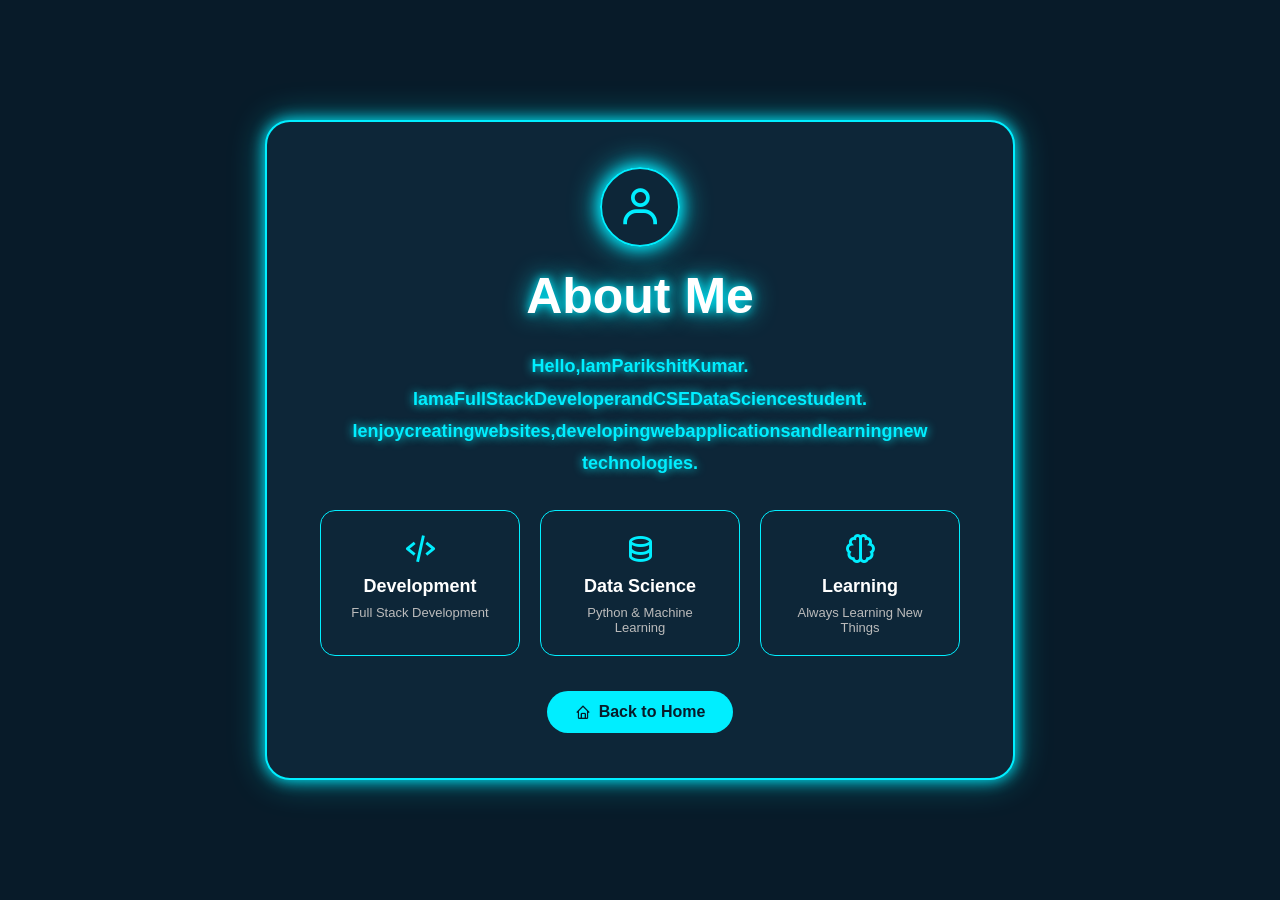
<file: about.html>
<!DOCTYPE html>
<html lang="en">

<head>
    <meta charset="UTF-8">
    <meta name="viewport" content="width=device-width, initial-scale=1.0">

    <title>About - Portfolio</title>

    <link rel="stylesheet" href="stylesheet.css">
    <link href="https://unpkg.com/boxicons@2.1.4/css/boxicons.min.css" rel="stylesheet">
</head>

<body>

    <div class="about-page">

        <div class="about-card">

            <div class="about-icon">
                <i class='bx bx-user'></i>
            </div>

            <h1>About Me</h1>

            <div class="about-text">
                <p>
                    Hello, I am <span>Parikshit Kumar</span>.
                </p>

                <p>
                    I am a Full Stack Developer and CSE Data Science student.
                </p>

                <p>
                    I enjoy creating websites, developing web applications
                    and learning new technologies.
                </p>
            </div>


            <div class="about-skills">

                <div class="about-box">
                    <i class='bx bx-code-alt'></i>
                    <h3>Development</h3>
                    <p>Full Stack Development</p>
                </div>

                <div class="about-box">
                    <i class='bx bx-data'></i>
                    <h3>Data Science</h3>
                    <p>Python & Machine Learning</p>
                </div>

                <div class="about-box">
                    <i class='bx bx-brain'></i>
                    <h3>Learning</h3>
                    <p>Always Learning New Things</p>
                </div>

            </div>


            <a href="index.html" class="back-home">
                <i class='bx bx-home'></i>
                Back to Home
            </a>

        </div>

    </div>


    <script>
        let paragraphs = document.querySelectorAll(".about-text p");


        paragraphs.forEach(function (paragraph, index) {

            let text = paragraph.innerText;
            let words = text.split(" ");
            paragraph.innerHTML = "";

            words.forEach(function (word, wordIndex) {

                let span = document.createElement("span");

                span.innerText = word + " "
                span.classList.add("word");

                span.style.animationDelay =
                    (index * 1.5 + wordIndex * 0.15) + "s";

                paragraph.appendChild(span);

            });

        });

    </script>

</body>

</html>
</file>
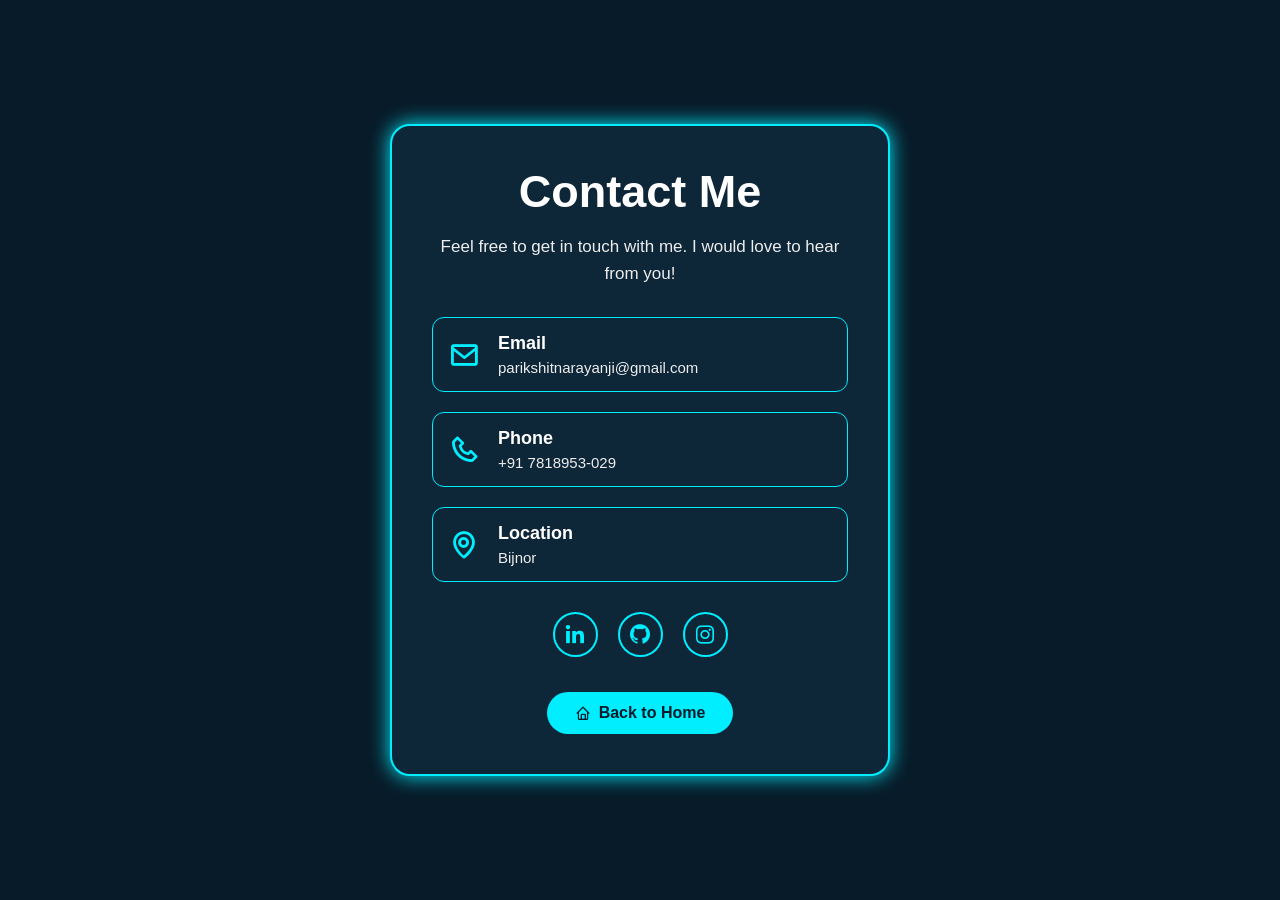
<file: contact.html>
<!DOCTYPE html>
<html lang="en">

<head>
    <meta charset="UTF-8">
    <meta name="viewport" content="width=device-width, initial-scale=1.0">

    <title>Contact - Portfolio</title>

    <link rel="stylesheet" href="stylesheet.css">

    <!-- Boxicons -->
    <link href="https://unpkg.com/boxicons@2.1.4/css/boxicons.min.css" rel="stylesheet">
</head>

<body>

    <div class="contact-page">

        <div class="contact-card">

            <h1>Contact Me</h1>

            <p class="contact-intro">
                Feel free to get in touch with me.
                I would love to hear from you!
            </p>

            <div class="contact-info">

                <div class="contact-item">
                    <i class='bx bx-envelope'></i>

                    <div>
                        <h3>Email</h3>
                        <p>parikshitnarayanji@gmail.com</p>
                    </div>
                </div>


                <div class="contact-item">
                    <i class='bx bx-phone'></i>

                    <div>
                        <h3>Phone</h3>
                        <p>+91 7818953-029</p>
                    </div>
                </div>


                <div class="contact-item">
                    <i class='bx bx-map'></i>

                    <div>
                        <h3>Location</h3>
                        <p>Bijnor</p>
                    </div>
                </div>

            </div>
<div class="contact-social">

    <!-- LinkedIn -->
    <a href="https://www.linkedin.com/in/parikshit-kumar-047136359/"
       target="_blank">
        <i class='bx bxl-linkedin'></i>
    </a>

    <!-- GitHub -->
    <a href="https://github.com/chay246"
       target="_blank">
        <i class='bx bxl-github'></i>
    </a>

    <!-- Instagram -->
    <a href="https://www.instagram.com/your_username/"
       target="_blank">
        <i class='bx bxl-instagram'></i>
    </a>

</div>

            <a href="index.html" class="back-home">
                <i class='bx bx-home'></i>
                Back to Home
            </a>

        </div>

    </div>

</body>

</html>
</file>
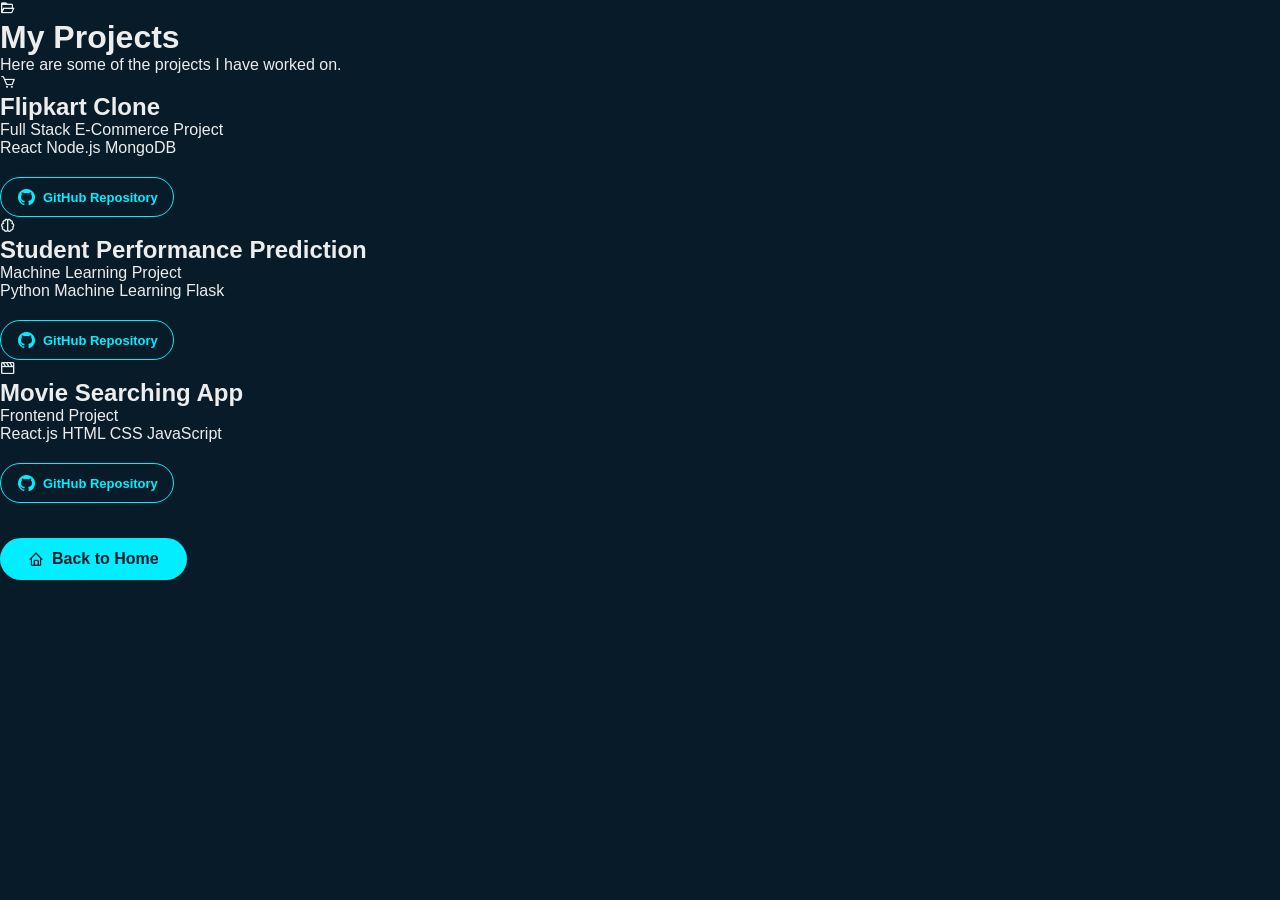
<file: portfolio.html>
<!DOCTYPE html>
<html lang="en">

<head>
    <meta charset="UTF-8">
    <meta name="viewport" content="width=device-width, initial-scale=1.0">
    <title>Portfolio - Projects</title>
    <link rel="stylesheet" href="stylesheet.css">
    <link href="https://unpkg.com/boxicons@2.1.4/css/boxicons.min.css" rel="stylesheet">

</head>

<body>

    <div class="portfolio-page">
        <div class="portfolio-card">

            <div class="portfolio-icon">
                <i class='bx bx-folder-open'></i>
            </div>

            <h1>My Projects</h1>

            <p class="portfolio-intro">
                Here are some of the projects I have worked on.
            </p>
            <div class="projects-container">
                <div class="project-box">

                    <div class="project-icon">
                        <i class='bx bx-cart'></i>
                    </div>

                    <h2>Flipkart Clone</h2>

                    <p>
                        Full Stack E-Commerce Project
                    </p>

                    <div class="project-tech">
                        <span>React</span>
                        <span>Node.js</span>
                        <span>MongoDB</span>
                    </div>

                    <a href="https://github.com/chay246/Flipkart-clone-"
                       target="_blank"
                       class="github-btn">

                        <i class='bx bxl-github'></i>

                        GitHub Repository

                    </a>

                </div>


                <!-- Student Performance -->

                <div class="project-box">

                    <div class="project-icon">
                        <i class='bx bx-brain'></i>
                    </div>

                    <h2>Student Performance Prediction</h2>

                    <p>
                        Machine Learning Project
                    </p>

                    <div class="project-tech">
                        <span>Python</span>
                        <span>Machine Learning</span>
                        <span>Flask</span>
                    </div>

                    <a href="https://github.com/chay246/AI-Student-Performance-Prediction"
                       target="_blank"
                       class="github-btn">

                        <i class='bx bxl-github'></i>

                        GitHub Repository

                    </a>

                </div>

                <div class="project-box">

                    <div class="project-icon">
                        <i class='bx bx-movie'></i>
                    </div>

                    <h2>Movie Searching App</h2>

                    <p>
                        Frontend Project
                    </p>

                    <div class="project-tech">
                        <span>React.js</span>
                        <span>HTML</span>
                        <span>CSS</span>
                        <span>JavaScript</span>
                    </div>

                    <a href="#"
                       class="github-btn">

                        <i class='bx bxl-github'></i>

                        GitHub Repository

                    </a>

                </div>


            </div>


            <a href="index.html" class="back-home">

                <i class='bx bx-home'></i>

                Back to Home

            </a>

        </div>

    </div>

</body>

</html>
</file>
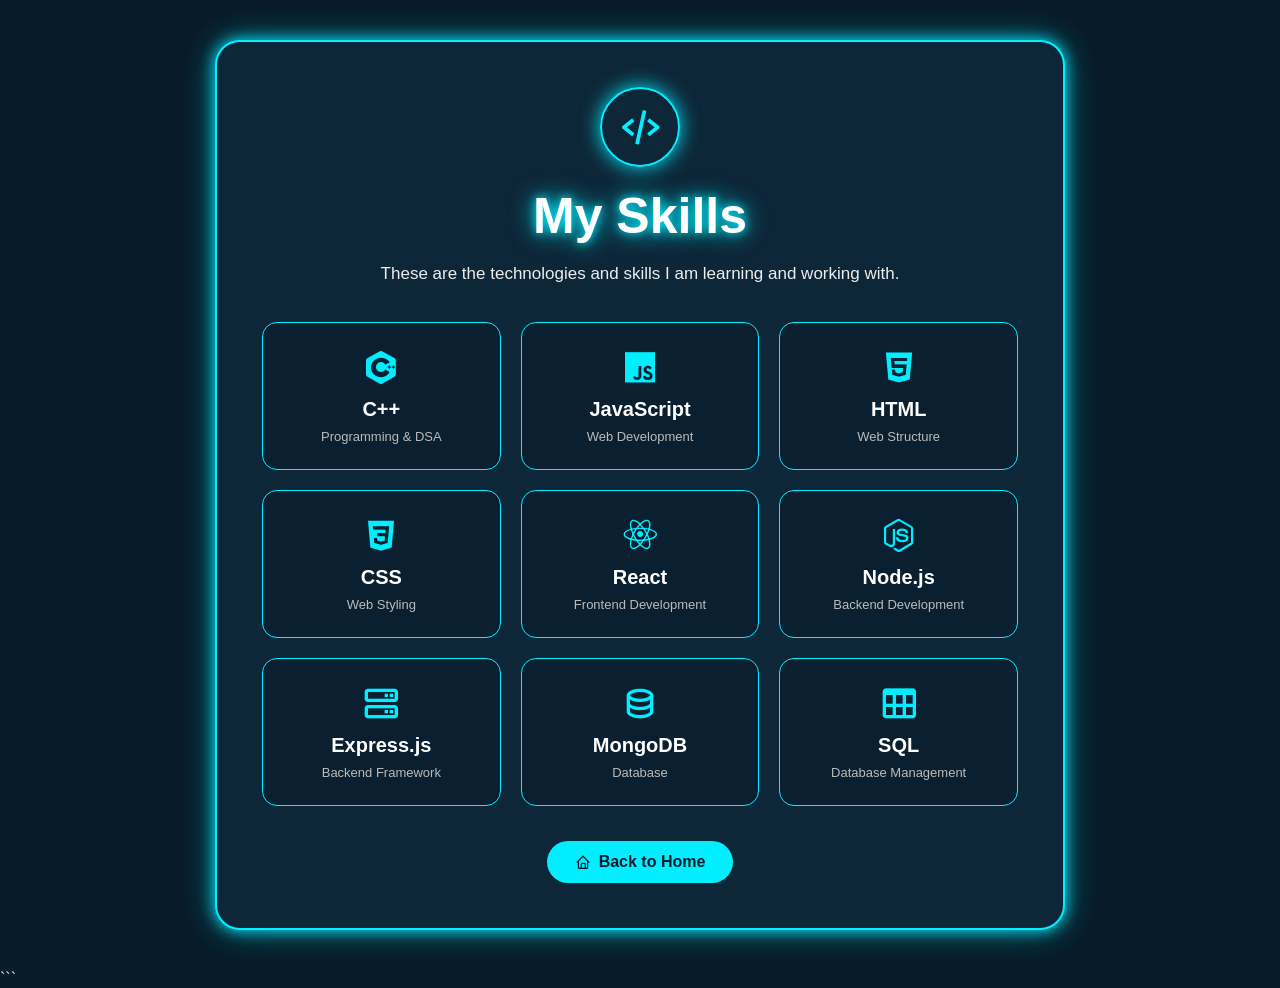
<file: skills.html>
<!DOCTYPE html>
<html lang="en">

<head>
    <meta charset="UTF-8">
    <meta name="viewport" content="width=device-width, initial-scale=1.0">

    <title>Skills - Portfolio</title>

    <link rel="stylesheet" href="stylesheet.css">

    <!-- Boxicons -->
    <link href="https://unpkg.com/boxicons@2.1.4/css/boxicons.min.css" rel="stylesheet">
</head>

<body>

    <div class="skills-page">

        <div class="skills-card">

            <div class="skills-icon">
                <i class='bx bx-code-alt'></i>
            </div>

            <h1>My Skills</h1>

            <p class="skills-intro">
                These are the technologies and skills I am learning and working with.
            </p>


            <div class="skills-container">

                <!-- C++ -->
                <div class="skill-box">

                    <i class='bx bxl-c-plus-plus skill-icon'></i>

                    <h3>C++</h3>
                    <p>Programming & DSA</p>

                    <div class="skill-meter">
                        <div class="meter">
                            <div class="meter-fill" style="width: 50%;"></div>
                        </div>
                    </div>

                </div>


                <!-- JavaScript -->
                <div class="skill-box">

                    <i class='bx bxl-javascript skill-icon'></i>

                    <h3>JavaScript</h3>
                    <p>Web Development</p>

                    <div class="skill-meter">
                        <div class="meter">
                            <div class="meter-fill" style="width: 80%;"></div>
                        </div>
                    </div>

                </div>


                <!-- HTML -->
                <div class="skill-box">

                    <i class='bx bxl-html5 skill-icon'></i>

                    <h3>HTML</h3>
                    <p>Web Structure</p>

                    <div class="skill-meter">
                        <div class="meter">
                            <div class="meter-fill" style="width: 80%;"></div>
                        </div>
                    </div>

                </div>


                <!-- CSS -->
                <div class="skill-box">

                    <i class='bx bxl-css3 skill-icon'></i>

                    <h3>CSS</h3>
                    <p>Web Styling</p>

                    <div class="skill-meter">
                        <div class="meter">
                            <div class="meter-fill" style="width: 80%;"></div>
                        </div>
                    </div>

                </div>


                <!-- React -->
                <div class="skill-box">

                    <i class='bx bxl-react skill-icon'></i>

                    <h3>React</h3>
                    <p>Frontend Development</p>

                    <div class="skill-meter">
                        <div class="meter">
                            <div class="meter-fill" style="width: 65%;"></div>
                        </div>
                    </div>

                </div>


                <!-- Node.js -->
                <div class="skill-box">

                    <i class='bx bxl-nodejs skill-icon'></i>

                    <h3>Node.js</h3>
                    <p>Backend Development</p>

                    <div class="skill-meter">
                        <div class="meter">
                            <div class="meter-fill" style="width: 65%;"></div>
                        </div>
                    </div>

                </div>


                <!-- Express.js -->
                <div class="skill-box">

                    <i class='bx bx-server skill-icon'></i>

                    <h3>Express.js</h3>
                    <p>Backend Framework</p>

                    <div class="skill-meter">
                        <div class="meter">
                            <div class="meter-fill" style="width: 75%;"></div>
                        </div>
                    </div>

                </div>


                <!-- MongoDB -->
                <div class="skill-box">

                    <i class='bx bx-data skill-icon'></i>

                    <h3>MongoDB</h3>
                    <p>Database</p>

                    <div class="skill-meter">
                        <div class="meter">
                            <div class="meter-fill" style="width: 50%;"></div>
                        </div>
                    </div>

                </div>


                <!-- SQL -->
                <div class="skill-box">

                    <i class='bx bx-table skill-icon'></i>

                    <h3>SQL</h3>
                    <p>Database Management</p>

                    <div class="skill-meter">
                        <div class="meter">
                            <div class="meter-fill" style="width: 50%;"></div>
                        </div>
                    </div>

                </div>

            </div>


            <a href="index.html" class="back-home">
                <i class='bx bx-home'></i>
                Back to Home
            </a>

        </div>

    </div>


    <script>

        let icons = document.querySelectorAll(".skill-icon");

        icons.forEach(function(icon) {

            icon.addEventListener("click", function() {

                let skillBox = icon.parentElement;

                skillBox.classList.toggle("active");

            });

        });

    </script>

</body>

</html>
```
</file>
<file: stylesheet.css>
* {
    margin: 0;
    padding: 0;
    box-sizing: border-box;
    font-family: 'Poppins', sans-serif;
}

body {
    color: #ededed;
    background: #081b29; /* Dark background add kar diya */
}

.header {
    position: fixed;
    top: 0;
    left: 0;
    width: 100%;
    padding: 20px 10%;
    background: #051129;
    display: flex;
    justify-content: space-between;
    align-items: center;
    z-index: 100;
}

.logo {
    font-size: 25px;
    color: #fff;
    text-decoration: none;
    font-weight: 600;
    animation: slideRight 1s ease forwards;
}

.navbar a {
    display: inline-block;
    font-size: 20px;
    color: #fff;
    text-decoration: none;
    font-weight: 500;
    margin-left: 35px;
    transition: .3s;
    opacity: 0;
    animation: slideTop .5s ease forwards;
    animation-delay: calc(.2s * var(--i));
}

.navbar a:hover,
.navbar a.active {
    color: #0ef;
}

.home {
    position: relative;
    width: 100%;
    justify-content: space-between;
    height: 100vh;
    display: flex;
    align-items: center;
    padding: 70px 10% 0;
}

.home-content {
    max-width: 600px;
}

.home-content h3 {
    font-size: 32px;
    font-weight: 700;
    opacity: 0;
    animation: slideBottom 1s ease forwards;
    animation-delay: .7s;
}

.home-content h3 span {
    color: #0ef;
}

.home-content h1 {
    font-size: 56px;
    font-weight: 700;
    margin: -3px 0;
    opacity: 0;
    animation: slideRight 1s ease forwards;
    animation-delay: 1s;
}

.home-content p {
    font-size: 20px;
    margin: 15px 0;
    opacity: 0;
    animation: slideLeft 1s ease forwards;
    animation-delay: 1s;
}
.home-image {
    width: 220px;
    text-align: center;
    margin-right: 8%;
}

.home-image img {
    width: 220px;
    height: 220px;
    object-fit: cover;
    border-radius: 50%;
    border: 2px solid #0ef;
    box-shadow: 0 0 20px #0ef;
}

.home-image p {
    margin-top: 12px;
    color: #0ef;
    font-size: 18px;
    font-weight: 600;
}
.home-img {
    width: 380px;
    height: 380px;
    position: relative;
    border-radius: 50%;
    display: flex;
    justify-content: center;
    align-items: center;
}

.home-img img {
    width: 100%;
    height: 100%;
    object-fit: cover;
    border-radius: 50%;
    box-shadow: 0 0 25px #0ef;
}

.home-sci a {
    display: inline-flex;
    justify-content: center;
    align-items: center;
    width: 40px;
    height: 40px;
    background: transparent;
    border: 2px solid #0ef;
    border-radius: 50%;
    font-size: 20px;
    color: #0ef;
    text-decoration: none;
    transition: .5s ease;
    opacity: 0;
    animation: slideLeft 1s ease forwards;
    animation-delay: calc(.2s * var(--i));
    margin: 30px 15px 30px 0;
}

.home-sci a:hover {
    background: #0ef;
    color: #081b29;
    box-shadow: 0 0 20px #0ef;
}

.btn-box {
    display: inline-block;
    padding: 12px 28px;
    background: #0ef;
    border-radius: 40px;
    font-size: 16px;
    color: #081b29;
    letter-spacing: 1px;
    text-decoration: none;
    font-weight: 600;
    opacity: 0;
    animation: slideTop 1s ease forwards;
    animation-delay: 2s;
    box-shadow: 0 0 5px #0ef, 0 0 25px #0ef;
}

.btn-box:hover {
    box-shadow: 0 0 5px cyan, 0 0 25px cyan, 0 0 50px cyan;
}

/* Sections for Navigation Links */
.section {
    min-height: 100vh;
    padding: 100px 10% 20px;
}

/* Animations */
@keyframes slideRight {
    0% { transform: translateX(-100px); opacity: 0; }
    100% { transform: translateX(0); opacity: 1; }
}

@keyframes slideLeft {
    0% { transform: translateX(100px); opacity: 0; }
    100% { transform: translateX(0); opacity: 1; }
}

@keyframes slideTop {
    0% { transform: translateY(100px); opacity: 0; }
    100% { transform: translateY(0); opacity: 1; }
}

@keyframes slideBottom {
    0% { transform: translateY(-100px); opacity: 0; }
    100% { transform: translateY(0); opacity: 1; }
}


.contact-page {
    min-height: 100vh;
    width: 100%;
    display: flex;
    justify-content: center;
    align-items: center;
    background: #081b29;
    padding: 30px;
}


/* Contact Card */

.contact-card {
    width: 500px;
    padding: 40px;
    background: #0d2638;
    border: 2px solid #0ef;
    border-radius: 20px;
    text-align: center;
    box-shadow: 0 0 20px #0ef;
}


/* Heading */

.contact-card h1 {
    font-size: 45px;
    color: #fff;
    margin-bottom: 15px;
}


/* Introduction */

.contact-intro {
    font-size: 17px;
    color: #ededed;
    line-height: 1.6;
    margin-bottom: 30px;
}


/* Contact Information */

.contact-info {
    display: flex;
    flex-direction: column;
    gap: 20px;
}


/* Each Contact Item */

.contact-item {
    display: flex;
    align-items: center;
    text-align: left;
    padding: 15px;
    border: 1px solid #0ef;
    border-radius: 12px;
    transition: 0.3s;
}


/* Contact Item Hover */

.contact-item:hover {
    transform: translateY(-5px);
    box-shadow: 0 0 15px #0ef;
}


/* Icons */

.contact-item i {
    font-size: 32px;
    color: #0ef;
    margin-right: 18px;
}




.contact-item h3 {
    color: #fff;
    font-size: 18px;
    margin-bottom: 5px;
}




.contact-item p {
    color: #ededed;
    font-size: 15px;
}




.contact-social {
    margin-top: 30px;
    display: flex;
    justify-content: center;
    gap: 20px;
}


.contact-social a {
    width: 45px;
    height: 45px;
    display: flex;
    justify-content: center;
    align-items: center;

    border: 2px solid #0ef;
    border-radius: 50%;

    color: #0ef;
    font-size: 24px;

    text-decoration: none;

    transition: 0.4s;
}


.contact-social a:hover {
    background: #0ef;
    color: #081b29;
    box-shadow: 0 0 20px #0ef;
    transform: translateY(-5px);
}


.back-home {
    display: inline-flex;
    align-items: center;
    gap: 8px;

    margin-top: 30px;
    padding: 12px 25px;

    background: #0ef;
    color: #081b29;

    border-radius: 30px;

    text-decoration: none;
    font-weight: 600;

    transition: 0.3s;
}


.back-home:hover {
    box-shadow: 0 0 20px #0ef;
    transform: scale(1.05);
}

.about-page { min-height: 100vh; width: 100%; display: flex; justify-content: center; align-items: center; background: #081b29; padding: 40px; } /* About Card */ .about-card { width: 750px; padding: 45px; background: #0d2638; border-radius: 25px; text-align: center; border: 2px solid #0ef; box-shadow: 0 0 15px #0ef, 0 0 35px rgba(0, 238, 255, 0.4); animation: aboutGlow 3s infinite alternate; } /* Colorful glowing animation */ @keyframes aboutGlow { 0% { box-shadow: 0 0 15px #0ef, 0 0 35px rgba(0, 238, 255, 0.4); } 50% { box-shadow: 0 0 20px #ff00ff, 0 0 45px rgba(255, 0, 255, 0.4); } 100% { box-shadow: 0 0 20px #7b2cff, 0 0 50px rgba(123, 44, 255, 0.5); } } /* Main Icon */ .about-icon { width: 80px; height: 80px; margin: 0 auto 20px; display: flex; justify-content: center; align-items: center; border-radius: 50%; border: 2px solid #0ef; color: #0ef; font-size: 45px; box-shadow: 0 0 15px #0ef, 0 0 30px #0ef; animation: iconGlow 2s infinite alternate; } /* Icon colorful glow */ @keyframes iconGlow { 0% { color: #0ef; border-color: #0ef; box-shadow: 0 0 15px #0ef; } 50% { color: #ff00ff; border-color: #ff00ff; box-shadow: 0 0 20px #ff00ff; } 100% { color: #7b2cff; border-color: #7b2cff; box-shadow: 0 0 25px #7b2cff; } } /* Heading */ .about-card h1 { font-size: 50px; color: #fff; margin-bottom: 25px; text-shadow: 0 0 10px #0ef, 0 0 25px #0ef; } /* About Text */ .about-text { font-size: 18px; line-height: 1.8; color: #ededed; margin-bottom: 30px; } /* Individual words */ .about-text .word { display: inline-block; opacity: 0; transform: translateY(20px); animation: wordShow 0.5s ease forwards; } /* Word animation */ @keyframes wordShow { 0% { opacity: 0; transform: translateY(20px); } 100% { opacity: 1; transform: translateY(0); } } /* Name Highlight */ .about-text p span { color: #0ef; font-weight: 600; text-shadow: 0 0 10px #0ef; } /* About Boxes */ .about-skills { display: flex; justify-content: center; gap: 20px; margin-top: 25px; } /* Individual Box */ .about-box { width: 200px; padding: 20px; border: 1px solid #0ef; border-radius: 15px; transition: 0.4s; } /* Box Icon */ .about-box i { font-size: 35px; color: #0ef; margin-bottom: 10px; } /* Box Heading */ .about-box h3 { color: #fff; font-size: 18px; margin-bottom: 8px; } /* Box Paragraph */ .about-box p { color: #bbb; font-size: 13px; } /* Box Hover */ .about-box:hover { transform: translateY(-8px); border-color: #ff00ff; box-shadow: 0 0 15px #ff00ff, 0 0 30px rgba(255, 0, 255, 0.4); } /* Back Home */ .back-home { display: inline-flex; align-items: center; gap: 8px; margin-top: 35px; padding: 12px 28px; background: #0ef; color: #081b29; border-radius: 30px; text-decoration: none; font-weight: 600; transition: 0.4s; } /* Back Home Hover */ .back-home:hover { background: #ff00ff; color: #fff; box-shadow: 0 0 15px #ff00ff, 0 0 30px #ff00ff; transform: scale(1.05); } /* Mobile */ @media (max-width: 700px) { .about-card { width: 100%; padding: 30px 20px; } .about-card h1 { font-size: 38px; } .about-skills { flex-direction: column; align-items: center; } .about-box { width: 100%; max-width: 300px; } }

* {
    margin: 0;
    padding: 0;
    box-sizing: border-box;
    font-family: "Poppins", sans-serif;
}

body {
    color: #ededed;
}

.skills-page {
    min-height: 100vh;
    width: 100%;

    display: flex;
    justify-content: center;
    align-items: center;

    background: #081b29;

    padding: 40px 20px;
}

.skills-card {
    width: 850px;

    padding: 45px;

    background: #0d2638;

    border: 2px solid #0ef;

    border-radius: 25px;

    text-align: center;

    box-shadow:
        0 0 15px #0ef,
        0 0 35px rgba(0, 238, 255, 0.4);

    animation: cardGlow 3s infinite alternate;
}


/* Card Glow Animation */

@keyframes cardGlow {

    0% {
        box-shadow:
            0 0 15px #0ef,
            0 0 35px rgba(0, 238, 255, 0.4);
    }

    50% {
        box-shadow:
            0 0 20px #ff00ff,
            0 0 45px rgba(255, 0, 255, 0.4);
    }

    100% {
        box-shadow:
            0 0 20px #7b2cff,
            0 0 50px rgba(123, 44, 255, 0.5);
    }
}


/* Main Icon */

.skills-icon {
    width: 80px;
    height: 80px;

    margin: 0 auto 20px;

    display: flex;
    justify-content: center;
    align-items: center;

    border-radius: 50%;

    border: 2px solid #0ef;

    color: #0ef;

    font-size: 45px;

    box-shadow: 0 0 20px #0ef;

    animation: iconGlow 2s infinite alternate;
}


/* Icon Animation */

@keyframes iconGlow {

    0% {
        color: #0ef;
        border-color: #0ef;
        box-shadow: 0 0 15px #0ef;
    }

    50% {
        color: #ff00ff;
        border-color: #ff00ff;
        box-shadow: 0 0 20px #ff00ff;
    }

    100% {
        color: #7b2cff;
        border-color: #7b2cff;
        box-shadow: 0 0 25px #7b2cff;
    }
}


/* Heading */

.skills-card h1 {
    font-size: 50px;

    color: #fff;

    margin-bottom: 15px;

    text-shadow:
        0 0 10px #0ef,
        0 0 25px #0ef;
}


/* Introduction */

.skills-intro {
    font-size: 17px;

    color: #ededed;

    line-height: 1.6;

    margin-bottom: 35px;
}


/* Skills Container */

.skills-container {
    display: grid;

    grid-template-columns: repeat(3, 1fr);

    gap: 20px;
}


/* Individual Skill Box */

.skill-box {
    padding: 25px 15px;

    border: 1px solid #0ef;

    border-radius: 15px;

    transition: 0.4s;

    background: rgba(8, 27, 41, 0.5);
}


/* Skill Icon */

.skill-box i {
    font-size: 40px;

    color: #0ef;

    margin-bottom: 10px;

    transition: 0.4s;
}


/* Skill Name */

.skill-box h3 {
    color: #fff;

    font-size: 20px;

    margin-bottom: 8px;
}


/* Skill Description */

.skill-box p {
    color: #bbb;

    font-size: 13px;
}


/* Hover Effect */

.skill-box:hover {
    transform: translateY(-8px);

    border-color: #ff00ff;

    box-shadow:
        0 0 15px #ff00ff,
        0 0 30px rgba(255, 0, 255, 0.4);
}

.skill-box:hover i {
    color: #ff00ff;

    text-shadow: 0 0 15px #ff00ff;
}


/* Back Home Button */

.back-home {
    display: inline-flex;

    align-items: center;

    gap: 8px;

    margin-top: 35px;

    padding: 12px 28px;

    background: #0ef;

    color: #081b29;

    border-radius: 30px;

    text-decoration: none;

    font-weight: 600;

    transition: 0.4s;
}


.back-home:hover {
    background: #ff00ff;

    color: #fff;

    box-shadow:
        0 0 15px #ff00ff,
        0 0 30px #ff00ff;

    transform: scale(1.05);
}


/* Mobile Responsive */

@media (max-width: 700px) {

    .skills-card {
        width: 100%;

        padding: 30px 20px;
    }

    .skills-card h1 {
        font-size: 38px;
    }

    .skills-container {
        grid-template-columns: 1fr;
    }

}

/* GitHub Repository Button */

.github-btn {
    display: inline-flex;

    align-items: center;

    justify-content: center;

    gap: 7px;

    margin-top: 20px;

    padding: 9px 15px;

    border: 1px solid #0ef;

    border-radius: 25px;

    color: #0ef;

    text-decoration: none;

    font-size: 13px;

    font-weight: 600;

    transition: 0.4s;
}


/* GitHub Icon */

.github-btn i {
    font-size: 20px;
}


/* Hover */

.github-btn:hover {
    background: #0ef;

    color: #081b29;

    box-shadow:
        0 0 10px #0ef,
        0 0 20px #0ef;

    transform: translateY(-3px);
}


/* Project Card Hover ke time button */

.project-box:hover .github-btn {
    border-color: #ff00ff;

    color: #ff00ff;
}


/* Button hover priority */

.project-box:hover .github-btn:hover {
    background: #ff00ff;

    color: #fff;

    box-shadow:
        0 0 10px #ff00ff,
        0 0 20px #ff00ff;
}

.skill-icon {
    cursor: pointer;
}

.skill-meter {
    display: none;
    margin-top: 15px;
}

.skill-box.active .skill-meter {
    display: block;
}

.meter {
    width: 100%;
    height: 8px;
    background: #1b3445;
    border-radius: 10px;
    overflow: hidden;
}

.meter-fill {
    height: 100%;
    background: #0ef;
    border-radius: 10px;
    box-shadow: 0 0 10px #0ef;
    animation: meterAnimation 1s ease;
}

@keyframes meterAnimation {

    from {
        width: 0;
    }

}
</file>
